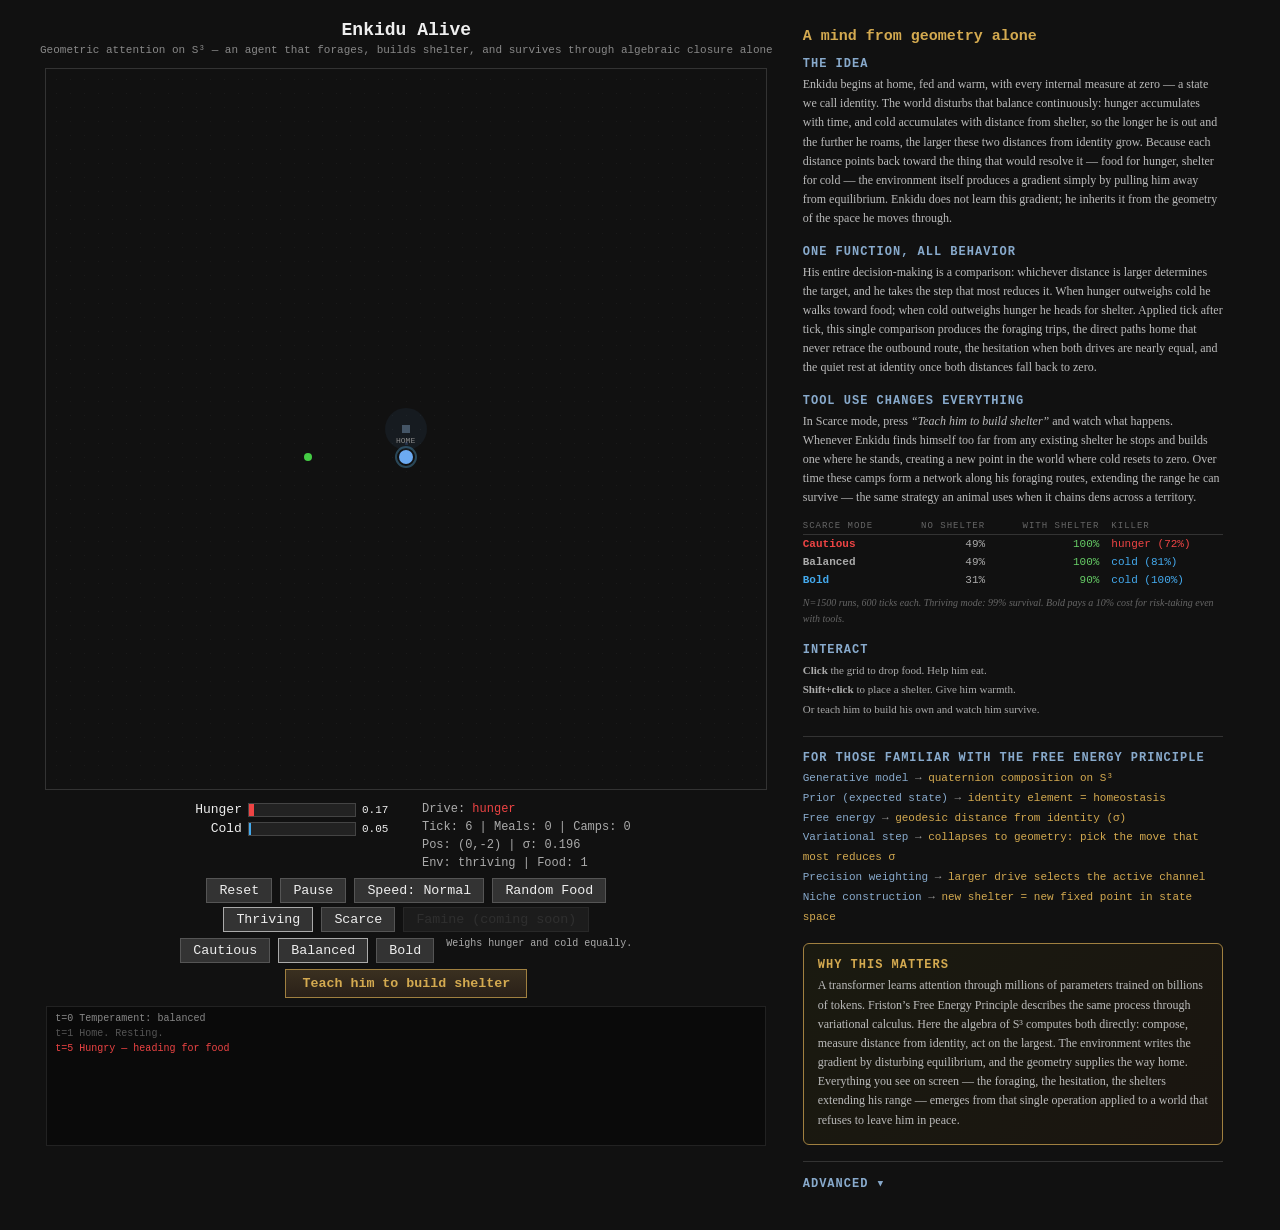
<file: docs/enkidu.html>
<!DOCTYPE html>
<html>
<head>
<meta charset="utf-8">
<title>Enkidu Alive</title>
<style>
* { margin: 0; padding: 0; box-sizing: border-box; }
body { background: #111; color: #eee; font-family: monospace; padding: 20px; }
.main { display: flex; gap: 30px; max-width: 1200px; margin: 0 auto; align-items: flex-start; }
.sim-col { display: flex; flex-direction: column; align-items: center; }
.explain-col { max-width: 420px; padding-top: 8px; }
h1 { font-size: 18px; margin-bottom: 4px; }
.sub { font-size: 11px; color: #888; margin-bottom: 12px; }
canvas { border: 1px solid #333; cursor: crosshair; }
.panel { display: flex; gap: 20px; margin-top: 12px; font-size: 13px; }
.col { display: flex; flex-direction: column; gap: 4px; }
.bar-wrap { display: flex; align-items: center; gap: 6px; width: 220px; }
.bar-label { width: 60px; text-align: right; }
.bar-bg { flex: 1; height: 14px; background: #222; border: 1px solid #444; }
.bar-fill { height: 100%; transition: width 0.1s; }
.bar-val { width: 40px; font-size: 11px; }
.info { font-size: 12px; color: #aaa; }
.controls { margin-top: 8px; display: flex; gap: 8px; }
button { background: #333; color: #eee; border: 1px solid #555; padding: 4px 12px; cursor: pointer; font-family: monospace; }
button:hover { background: #444; }
.skill-btn { background: linear-gradient(180deg, #3a3020 0%, #2a2018 100%); border: 1px solid #a08040; color: #d4aa50; font-weight: bold; padding: 6px 16px; transition: all 0.2s; }
.skill-btn:hover { background: linear-gradient(180deg, #4a4030 0%, #3a3028 100%); border-color: #d4aa50; color: #ffe080; box-shadow: 0 0 8px rgba(212,170,80,0.3); }
.skill-btn.learned { background: linear-gradient(180deg, #2a3520 0%, #1a2818 100%); border-color: #60a040; color: #80c060; }
.skill-btn.learned:hover { box-shadow: 0 0 8px rgba(96,160,64,0.3); border-color: #80c060; }
.dead-overlay { color: #f44; font-size: 16px; font-weight: bold; margin-top: 6px; }
.ex-title { font-size: 15px; color: #d4aa50; margin-bottom: 12px; font-weight: bold; }
.ex-section { margin-bottom: 16px; }
.ex-section h3 { font-size: 12px; color: #8ac; margin-bottom: 4px; text-transform: uppercase; letter-spacing: 1px; }
.ex-section p { font-size: 12px; color: #bbb; line-height: 1.6; font-family: Georgia, serif; }
.ex-section .eq { color: #adf; font-family: monospace; font-size: 11px; background: #1a1a2a; padding: 4px 8px; display: inline-block; margin: 4px 0; border-radius: 3px; }
.ex-map { font-size: 11px; color: #999; line-height: 1.8; }
.ex-map span.fep { color: #8ac; }
.ex-map span.enk { color: #d4aa50; }
@media (max-width: 900px) {
  body { padding: 14px; }
  .main { flex-direction: column; gap: 20px; }
  .sim-col, .explain-col { width: 100%; }
  .explain-col { max-width: none; }
  canvas#grid { width: min(100%, 92vw); height: auto; }
  #eventlog { width: min(100%, 92vw) !important; }
  .panel { flex-direction: column; gap: 10px; width: min(100%, 92vw); }
  .bar-wrap { width: 100%; }
  .controls { flex-wrap: wrap; }
}
@media (max-width: 560px) {
  body { padding: 10px; }
  .sub { font-size: 10px; }
  .controls { gap: 6px; }
  button { padding: 6px 10px; font-size: 12px; }
  .info { font-size: 11px; }
}
</style>
</head>
<body>

<div class="main">
<div class="sim-col">

<h1>Enkidu Alive</h1>
<div class="sub">Geometric attention on S&sup3; &mdash; an agent that forages, builds shelter, and survives through algebraic closure alone</div>
<canvas id="grid" width="720" height="720"></canvas>

<div class="panel">
  <div class="col">
    <div class="bar-wrap">
      <span class="bar-label">Hunger</span>
      <div class="bar-bg"><div class="bar-fill" id="hbar" style="width:0%;background:#e44;"></div></div>
      <span class="bar-val" id="hval">0.00</span>
    </div>
    <div class="bar-wrap">
      <span class="bar-label">Cold</span>
      <div class="bar-bg"><div class="bar-fill" id="cbar" style="width:0%;background:#4ae;"></div></div>
      <span class="bar-val" id="cval">0.00</span>
    </div>
  </div>
  <div class="col">
    <div class="info">Drive: <span id="drv">rest</span></div>
    <div class="info">Tick: <span id="tick">0</span> | Meals: <span id="meals">0</span> | Camps: <span id="camps">0</span></div>
    <div class="info">Pos: <span id="pos">(0,0)</span> | &sigma;: <span id="sig">0.00</span></div>
    <div class="info">Env: <span id="env">thriving</span> | Food: <span id="fcnt">0</span></div>
  </div>
</div>

<div class="controls">
  <button onclick="reset()">Reset</button>
  <button onclick="togglePause()" id="pauseBtn">Pause</button>
  <button onclick="toggleSpeed()">Speed: <span id="spd">Normal</span></button>
  <button onclick="spawnRandom()">Random Food</button>
</div>
<div class="controls" style="margin-top:4px;">
  <button onclick="setMode('thriving')" id="btn_thriving" style="border-color:#aaa;">Thriving</button>
  <button onclick="setMode('scarce')" id="btn_scarce">Scarce</button>
  <button id="btn_famine" style="opacity:0.35;cursor:default;color:#666;">Famine (coming soon)</button>
</div>

<div class="controls" style="margin-top:6px;">
  <button onclick="setTemperament('cautious')" id="tmp_cautious">Cautious</button>
  <button onclick="setTemperament('balanced')" id="tmp_balanced" style="border-color:#aaa;">Balanced</button>
  <button onclick="setTemperament('bold')" id="tmp_bold">Bold</button>
  <span class="info" id="tmp_desc" style="margin-left:4px;max-width:220px;font-size:10px;">Weighs hunger and cold equally.</span>
</div>
<div class="controls" style="margin-top:6px;">
  <button onclick="teachShelter()" id="btn_shelter" class="skill-btn">Teach him to build shelter</button>
</div>

<div class="dead-overlay" id="dead" style="display:none;">ENKIDU DIED &mdash; click Reset</div>

<div id="eventlog" style="margin-top:8px;width:720px;height:140px;overflow-y:auto;font-size:10px;color:#666;background:#0a0a0a;border:1px solid #222;padding:4px 8px;line-height:1.5;"></div>

</div><!-- sim-col -->

<div class="explain-col">

<div class="ex-title">A mind from geometry alone</div>

<div class="ex-section">
  <h3>The idea</h3>
  <p>Enkidu begins at home, fed and warm, with every internal measure at zero &mdash;
  a state we call identity. The world disturbs that balance continuously:
  hunger accumulates with time, and cold accumulates with distance from shelter,
  so the longer he is out and the further he roams, the larger these two
  distances from identity grow. Because each distance points back toward
  the thing that would resolve it &mdash; food for hunger, shelter for cold &mdash;
  the environment itself produces a gradient simply by pulling him away
  from equilibrium. Enkidu does not learn this gradient; he inherits it
  from the geometry of the space he moves through.</p>
</div>

<div class="ex-section">
  <h3>One function, all behavior</h3>
  <p>His entire decision-making is a comparison: whichever distance is larger
  determines the target, and he takes the step that most reduces it. When hunger
  outweighs cold he walks toward food; when cold outweighs hunger he heads for
  shelter. Applied tick after tick, this single comparison produces the foraging
  trips, the direct paths home that never retrace the outbound route, the
  hesitation when both drives are nearly equal, and the quiet rest at identity
  once both distances fall back to zero.</p>
</div>

<div class="ex-section">
  <h3>Tool use changes everything</h3>
  <p>In Scarce mode, press <em>&ldquo;Teach him to build shelter&rdquo;</em> and watch what
  happens. Whenever Enkidu finds himself too far from any existing shelter
  he stops and builds one where he stands, creating a new point in the world
  where cold resets to zero. Over time these camps form a network along his
  foraging routes, extending the range he can survive &mdash; the same strategy
  an animal uses when it chains dens across a territory.</p>
  <table style="margin-top:10px;font-size:11px;color:#aaa;border-collapse:collapse;width:100%;">
    <tr style="color:#666;text-transform:uppercase;font-size:9px;letter-spacing:1px;">
      <td style="padding:3px 0;">Scarce mode</td>
      <td style="text-align:right;padding:3px 6px;">No shelter</td>
      <td style="text-align:right;padding:3px 6px;">With shelter</td>
      <td style="padding:3px 6px;">Killer</td>
    </tr>
    <tr><td colspan="4" style="border-top:1px solid #333;"></td></tr>
    <tr>
      <td style="padding:3px 0;"><b style="color:#e44;">Cautious</b></td>
      <td style="text-align:right;padding:3px 6px;">49%</td>
      <td style="text-align:right;padding:3px 6px;color:#6c6;">100%</td>
      <td style="padding:3px 6px;color:#e44;">hunger (72%)</td>
    </tr>
    <tr>
      <td style="padding:3px 0;"><b>Balanced</b></td>
      <td style="text-align:right;padding:3px 6px;">49%</td>
      <td style="text-align:right;padding:3px 6px;color:#6c6;">100%</td>
      <td style="padding:3px 6px;color:#4ae;">cold (81%)</td>
    </tr>
    <tr>
      <td style="padding:3px 0;"><b style="color:#4ae;">Bold</b></td>
      <td style="text-align:right;padding:3px 6px;">31%</td>
      <td style="text-align:right;padding:3px 6px;color:#6c6;">90%</td>
      <td style="padding:3px 6px;color:#4ae;">cold (100%)</td>
    </tr>
  </table>
  <p style="margin-top:6px;font-size:10px;color:#666;font-style:italic;">
  N=1500 runs, 600 ticks each. Thriving mode: 99% survival. Bold pays a 10% cost for risk-taking even with tools.</p>
</div>

<div class="ex-section">
  <h3>Interact</h3>
  <p style="font-size:11px;color:#aaa;line-height:1.8;">
  <b>Click</b> the grid to drop food. Help him eat.<br>
  <b>Shift+click</b> to place a shelter. Give him warmth.<br>
  Or teach him to build his own and watch him survive.
  </p>
</div>

<div class="ex-section" style="margin-top:16px; border-top: 1px solid #333; padding-top: 14px;">
  <h3>For those familiar with the Free Energy Principle</h3>
  <div class="ex-map">
    <span class="fep">Generative model</span> &rarr; <span class="enk">quaternion composition on S&sup3;</span><br>
    <span class="fep">Prior (expected state)</span> &rarr; <span class="enk">identity element = homeostasis</span><br>
    <span class="fep">Free energy</span> &rarr; <span class="enk">geodesic distance from identity (&sigma;)</span><br>
    <span class="fep">Variational step</span> &rarr; <span class="enk">collapses to geometry: pick the move that most reduces &sigma;</span><br>
    <span class="fep">Precision weighting</span> &rarr; <span class="enk">larger drive selects the active channel</span><br>
    <span class="fep">Niche construction</span> &rarr; <span class="enk">new shelter = new fixed point in state space</span><br>
  </div>
</div>

<div class="ex-section" style="margin-top:16px; background: linear-gradient(135deg, #1a1a10 0%, #1a1510 100%); border: 1px solid #a08040; border-radius: 6px; padding: 14px;">
  <h3 style="color:#d4aa50;">Why this matters</h3>
  <p>A transformer learns attention through millions of parameters trained
  on billions of tokens. Friston&rsquo;s Free Energy Principle describes
  the same process through variational calculus. Here the algebra of
  S&sup3; computes both directly: compose, measure distance from identity,
  act on the largest. The environment writes the gradient by disturbing
  equilibrium, and the geometry supplies the way home. Everything you
  see on screen &mdash; the foraging, the hesitation, the shelters extending
  his range &mdash; emerges from that single operation applied to a world
  that refuses to leave him in peace.</p>
</div>

<div class="ex-section" style="margin-top:16px; border-top: 1px solid #333; padding-top: 14px;">
  <h3 style="cursor:pointer;user-select:none;" onclick="document.getElementById('adv-panel').style.display = document.getElementById('adv-panel').style.display === 'none' ? 'block' : 'none';">Advanced &#9662;</h3>
  <div id="adv-panel" style="display:none; margin-top:8px;">
    <div style="display:grid; grid-template-columns: 1fr 56px; gap:4px 8px; font-size:11px; color:#aaa; align-items:center;">
      <label>Hunger rate <span style="color:#555;">(starvation speed)</span></label>
      <input type="number" id="knob_hr" value="0.028" step="0.005" min="0.005" max="0.2" style="width:54px;background:#1a1a1a;color:#eee;border:1px solid #444;padding:2px 4px;font-family:monospace;font-size:11px;">
      <label>Cold rate <span style="color:#555;">(exposure speed)</span></label>
      <input type="number" id="knob_cr" value="0.048" step="0.005" min="0.005" max="0.2" style="width:54px;background:#1a1a1a;color:#eee;border:1px solid #444;padding:2px 4px;font-family:monospace;font-size:11px;">
      <label>Build threshold <span style="color:#555;">(steps)</span></label>
      <input type="number" id="knob_bt" value="24" step="1" min="3" max="40" style="width:54px;background:#1a1a1a;color:#eee;border:1px solid #444;padding:2px 4px;font-family:monospace;font-size:11px;">
      <label>Cold weight <span style="color:#555;">(drive bias)</span></label>
      <input type="number" id="knob_cw" value="1.0" step="0.1" min="0.1" max="3.0" style="width:54px;background:#1a1a1a;color:#eee;border:1px solid #444;padding:2px 4px;font-family:monospace;font-size:11px;">
    </div>
    <div style="margin-top:8px; display:flex; gap:8px;">
      <button onclick="applyKnobs()" style="font-size:10px;">Apply</button>
      <button onclick="resetKnobs()" style="font-size:10px;">Defaults</button>
    </div>
  </div>
</div>

</div><!-- explain-col -->
</div><!-- main -->

<script>
const THETA = Math.PI / 32;
const HUNGER_LETHAL = Math.PI;
const COLD_LETHAL = Math.PI;
const GRID_SIZE = 25;
const CELL = 14;
const ORIGIN_PX = 360;
const SHELTER_BUILD_TICKS = 3;

const ENV = {
  thriving: { chance: 0.06, range: 8 },
  scarce:   { chance: 0.08, range: 22 },
};

const MOVES = { up:[0,1], down:[0,-1], left:[-1,0], right:[1,0] };

function pos2quat(x, y) {
  const a = y * THETA, b = x * THETA;
  return [Math.cos(a)*Math.cos(b), Math.sin(a)*Math.cos(b), Math.cos(a)*Math.sin(b), Math.sin(a)*Math.sin(b)];
}
function sigma(q) { return Math.acos(Math.min(Math.abs(q[0]), 1)); }
function dist(x1,y1,x2,y2) { return Math.abs(x1-x2)+Math.abs(y1-y2); }
function geoSigma() { return sigma(pos2quat(enkidu.x, enkidu.y)); }
function bestStep(ex, ey, tx, ty) {
  let best = null, bd = Infinity;
  for (const [name, [dx,dy]] of Object.entries(MOVES)) {
    const d = dist(ex + dx, ey + dy, tx, ty);
    if (d < bd) { bd = d; best = name; }
  }
  return best;
}

class IncidentReport {
  constructor(type, sourceIndex, targetIndex, record, checks) {
    this.incident_type = type;
    this.source_index = sourceIndex;
    this.target_index = targetIndex;
    this.record = record;
    this.checks = checks;
  }
}

class StreamEnkidu {
  constructor() {
    this._unmatchedSource = new Map();
    this._unmatchedTarget = new Map();
    this._cycle = 0;
    this._reclassified = 0;
  }

  _getPool(side) {
    if (side === "source") return [this._unmatchedSource, this._unmatchedTarget];
    if (side === "target") return [this._unmatchedTarget, this._unmatchedSource];
    throw new Error("side must be source or target");
  }

  ingest(payload, position, side) {
    const [own, other] = this._getPool(side);
    const otherEntries = other.get(payload);
    if (otherEntries && otherEntries.length) {
      const [otherPos, _cycleAdded, incident] = otherEntries.shift();
      if (!otherEntries.length) other.delete(payload);
      const srcPos = side === "source" ? position : otherPos;
      const tgtPos = side === "target" ? position : otherPos;
      if (incident !== null) {
        this._reclassified += 1;
        return new IncidentReport("reorder", srcPos, tgtPos, payload, 0);
      }
      return null;
    }
    const ownEntries = own.get(payload) || [];
    ownEntries.push([position, this._cycle, null]);
    own.set(payload, ownEntries);
    return null;
  }

  advanceCycle() {
    this._cycle += 1;
    const newIncidents = [];
    for (const [payload, entries] of this._unmatchedSource.entries()) {
      for (let i = 0; i < entries.length; i++) {
        const [pos, cycleAdded, incident] = entries[i];
        if (incident === null && cycleAdded < this._cycle) {
          const inc = new IncidentReport("missing", pos, null, payload, 0);
          entries[i] = [pos, cycleAdded, inc];
          newIncidents.push(inc);
        }
      }
    }
    for (const [payload, entries] of this._unmatchedTarget.entries()) {
      for (let i = 0; i < entries.length; i++) {
        const [pos, cycleAdded, incident] = entries[i];
        if (incident === null && cycleAdded < this._cycle) {
          const inc = new IncidentReport("missing", null, pos, payload, 0);
          entries[i] = [pos, cycleAdded, inc];
          newIncidents.push(inc);
        }
      }
    }
    return newIncidents;
  }

  get unresolvedSource() {
    let total = 0;
    for (const entries of this._unmatchedSource.values()) total += entries.length;
    return total;
  }
  get unresolvedTarget() {
    let total = 0;
    for (const entries of this._unmatchedTarget.values()) total += entries.length;
    return total;
  }
  get reclassifiedCount() { return this._reclassified; }
  reset() {
    this._unmatchedSource.clear();
    this._unmatchedTarget.clear();
    this._cycle = 0;
    this._reclassified = 0;
  }
}

class DriveChannel {
  constructor(label) {
    this.label = label;
    this.detector = new StreamEnkidu();
    this.active = false;
    this.lastIncidents = [];
  }
  observe(activeNow, tick) {
    const incidents = [];
    if (activeNow !== this.active) {
      const side = activeNow ? "source" : "target";
      const report = this.detector.ingest(this.label, tick, side);
      if (report) incidents.push(report);
      this.active = activeNow;
    }
    incidents.push(...this.detector.advanceCycle());
    this.lastIncidents = incidents;
    return this.awayFromIdentity;
  }
  get awayFromIdentity() { return this.detector.unresolvedSource > 0; }
  snapshot() {
    return {
      away: this.awayFromIdentity,
      unresolved_source: this.detector.unresolvedSource,
      unresolved_target: this.detector.unresolvedTarget,
      reclassified: this.detector.reclassifiedCount,
      incidents: this.lastIncidents.map(inc => inc.incident_type),
    };
  }
  reset() {
    this.detector.reset();
    this.active = false;
    this.lastIncidents = [];
  }
}

let enkidu, hunger, cold, alive, food, shelters, building, tickCount, meals, sheltersBuilt, trail, speed = 200, paused, envMode = "thriving", deathCause, canBuild, coldWeight = 1.0;
let HUNGER_RATE, COLD_RATE, BUILD_THRESHOLD;
let hungerChannel, coldChannel, gameLoop, lastLogDrive;

const TEMPERAMENTS = {
  cautious: { weight: 1.5, desc: "Prioritizes safety. Stays close to shelter." },
  balanced: { weight: 1.0, desc: "Weighs hunger and cold equally." },
  bold:     { weight: 0.5, desc: "Prioritizes feeding. Risks the cold." },
};

function nearestFood() {
  if (!food.length) return null;
  let best = null, bd = Infinity;
  for (const f of food) {
    const d = dist(enkidu.x, enkidu.y, f[0], f[1]);
    if (d < bd) { bd = d; best = f; }
  }
  return best;
}
function atShelter() {
  return shelters.some(([sx, sy]) => sx === enkidu.x && sy === enkidu.y);
}
function nearestShelter() {
  let best = null, bd = Infinity;
  for (const s of shelters) {
    const d = dist(enkidu.x, enkidu.y, s[0], s[1]);
    if (d < bd) { bd = d; best = s; }
  }
  return best;
}
function stepsToShelter() {
  const s = nearestShelter();
  return s ? dist(enkidu.x, enkidu.y, s[0], s[1]) : Infinity;
}
function shouldBuild() { return canBuild && stepsToShelter() > BUILD_THRESHOLD; }

function activeDrive() {
  if (!alive) return "dead";
  if (building > 0) return "building";
  const hungerOpen = hungerChannel.awayFromIdentity && food.length > 0;
  const coldOpen = coldChannel.awayFromIdentity;
  if (hungerOpen && (!coldOpen || hunger > cold * coldWeight)) return "hunger";
  if (coldOpen) return shouldBuild() ? "building" : "shelter";
  return "rest";
}

function tick() {
  if (!alive || paused) return;
  tickCount++;

  const env = ENV[envMode];
  const maxFood = envMode === "scarce" ? 2 : Infinity;
  if (Math.random() < env.chance && food.length < maxFood) {
    const r = env.range;
    const fx = Math.floor(Math.random() * (r * 2 + 1)) - r;
    const fy = Math.floor(Math.random() * (r * 2 + 1)) - r;
    if (fx !== 0 || fy !== 0) food.push([fx, fy]);
  }

  hunger = Math.min(hunger + HUNGER_RATE, HUNGER_LETHAL);
  cold = atShelter() ? 0 : Math.min(cold + COLD_RATE, COLD_LETHAL);

  hungerChannel.observe(hunger > 0 && food.length > 0, tickCount);
  coldChannel.observe(cold > 0.01, tickCount);

  if (building > 0) {
    building--;
    if (building === 0) {
      shelters.push([enkidu.x, enkidu.y]);
      cold = 0;
      sheltersBuilt++;
      coldChannel.observe(false, tickCount);
      logEvent(`Built camp at (${enkidu.x},${enkidu.y})`, "#a84");
    }
    updateUI();
    return;
  }

  if (hunger >= HUNGER_LETHAL) {
    alive = false;
    deathCause = "starvation";
    document.getElementById("dead").textContent = "ENKIDU STARVED — click Reset";
    document.getElementById("dead").style.display = "block";
    updateUI();
    return;
  }
  if (cold >= COLD_LETHAL) {
    alive = false;
    deathCause = "hypothermia";
    document.getElementById("dead").textContent = "ENKIDU FROZE — click Reset";
    document.getElementById("dead").style.display = "block";
    updateUI();
    return;
  }

  const drive = activeDrive();
  if (drive !== lastLogDrive && drive !== "rest") {
    const msg = drive === "hunger" ? "Hungry — heading for food"
      : drive === "shelter" ? "Cold — heading for shelter"
      : "Too far from shelter — building camp";
    const col = drive === "hunger" ? "#e44" : drive === "shelter" ? "#4ae" : "#a84";
    logEvent(msg, col);
    lastLogDrive = drive;
  } else if (drive === "rest" && lastLogDrive !== "rest") {
    logEvent("Home. Resting.", "#555");
    lastLogDrive = "rest";
  }

  let tgt = null;
  if (drive === "hunger") tgt = nearestFood();
  else if (drive === "shelter") tgt = nearestShelter();
  else if (drive === "building") {
    building = SHELTER_BUILD_TICKS;
    updateUI();
    return;
  }

  if (tgt) {
    const move = bestStep(enkidu.x, enkidu.y, tgt[0], tgt[1]);
    if (move) {
      const [dx, dy] = MOVES[move];
      trail.push([enkidu.x, enkidu.y]);
      if (trail.length > 80) trail.shift();
      enkidu.x += dx;
      enkidu.y += dy;
    }
  }

  for (let i = 0; i < food.length; i++) {
    if (food[i][0] === enkidu.x && food[i][1] === enkidu.y) {
      hunger = 0;
      food.splice(i, 1);
      meals++;
      hungerChannel.observe(false, tickCount);
      logEvent(`Ate food at (${enkidu.x},${enkidu.y})`, "#4c4");
      break;
    }
  }

  updateUI();
}

const canvas = document.getElementById("grid");
const ctx = canvas.getContext("2d");

function draw() {
  ctx.fillStyle = "#111";
  ctx.fillRect(0, 0, 720, 720);
  ctx.fillStyle = "#1a1a1a";
  for (let gx = -GRID_SIZE; gx <= GRID_SIZE; gx++) {
    for (let gy = -GRID_SIZE; gy <= GRID_SIZE; gy++) {
      const px = ORIGIN_PX + gx * CELL;
      const py = ORIGIN_PX - gy * CELL;
      ctx.fillRect(px, py, 1, 1);
    }
  }

  for (let si = 0; si < shelters.length; si++) {
    const [sx, sy] = shelters[si];
    const px = ORIGIN_PX + sx * CELL;
    const py = ORIGIN_PX - sy * CELL;
    const isHome = si === 0;
    ctx.fillStyle = isHome ? "rgba(80,140,200,0.08)" : "rgba(200,160,60,0.08)";
    ctx.beginPath(); ctx.arc(px, py, CELL * 1.5, 0, Math.PI * 2); ctx.fill();
    ctx.fillStyle = isHome ? "#456" : "#a84";
    ctx.fillRect(px - 4, py - 4, 8, 8);
    ctx.fillStyle = "#888"; ctx.font = "8px monospace";
    ctx.fillText(isHome ? "HOME" : "CAMP", px - 10, py + 14);
  }

  if (building > 0) {
    const bpx = ORIGIN_PX + enkidu.x * CELL;
    const bpy = ORIGIN_PX - enkidu.y * CELL;
    const progress = 1 - (building / SHELTER_BUILD_TICKS);
    ctx.strokeStyle = "#a84";
    ctx.lineWidth = 2;
    ctx.beginPath();
    ctx.arc(bpx, bpy, 12, -Math.PI / 2, -Math.PI / 2 + progress * Math.PI * 2);
    ctx.stroke();
  }

  for (const [fx, fy] of food) {
    const px = ORIGIN_PX + fx * CELL;
    const py = ORIGIN_PX - fy * CELL;
    ctx.fillStyle = "#4c4";
    ctx.beginPath(); ctx.arc(px, py, 4, 0, Math.PI * 2); ctx.fill();
  }

  for (let i = 0; i < trail.length; i++) {
    const alpha = (i / trail.length) * 0.3;
    const [tx, ty] = trail[i];
    const px = ORIGIN_PX + tx * CELL;
    const py = ORIGIN_PX - ty * CELL;
    ctx.fillStyle = `rgba(100,150,255,${alpha})`;
    ctx.fillRect(px - 1, py - 1, 3, 3);
  }

  const epx = ORIGIN_PX + enkidu.x * CELL;
  const epy = ORIGIN_PX - enkidu.y * CELL;
  if (alive) {
    const hf = hunger / HUNGER_LETHAL;
    const r = Math.floor(100 + 155 * hf);
    const g = Math.floor(180 * (1 - hf));
    const b = Math.floor(255 * (1 - hf));
    ctx.fillStyle = `rgb(${r},${g},${b})`;
    ctx.beginPath(); ctx.arc(epx, epy, 7, 0, Math.PI * 2); ctx.fill();
    const gs = geoSigma();
    if (gs < 0.3) {
      ctx.strokeStyle = `rgba(100,200,255,${0.5 - gs})`;
      ctx.lineWidth = 2;
      ctx.beginPath(); ctx.arc(epx, epy, 10, 0, Math.PI * 2); ctx.stroke();
    }
  } else {
    ctx.fillStyle = "#f44";
    ctx.font = "14px monospace";
    ctx.fillText("X", epx - 5, epy + 5);
  }

  requestAnimationFrame(draw);
}

function logEvent(msg, color) {
  const el = document.getElementById("eventlog");
  const row = document.createElement("div");
  row.style.color = color || "#666";
  row.textContent = `t=${tickCount}  ${msg}`;
  el.appendChild(row);
  el.scrollTop = el.scrollHeight;
  while (el.children.length > 500) el.removeChild(el.firstChild);
}

function updateUI() {
  const hpct = (hunger / HUNGER_LETHAL * 100).toFixed(0);
  const cpct = (cold / COLD_LETHAL * 100).toFixed(0);
  document.getElementById("hbar").style.width = hpct + "%";
  document.getElementById("hval").textContent = hunger.toFixed(2);
  document.getElementById("cbar").style.width = cpct + "%";
  document.getElementById("cval").textContent = cold.toFixed(2);
  document.getElementById("drv").textContent = activeDrive();
  document.getElementById("tick").textContent = tickCount;
  document.getElementById("meals").textContent = meals;
  document.getElementById("camps").textContent = sheltersBuilt;
  document.getElementById("pos").textContent = `(${enkidu.x},${enkidu.y})`;
  document.getElementById("sig").textContent = geoSigma().toFixed(3);
  document.getElementById("env").textContent = envMode;
  document.getElementById("fcnt").textContent = food.length;

  const drv = document.getElementById("drv");
  const d = activeDrive();
  drv.style.color = d === "hunger" ? "#e44" : d === "shelter" ? "#4ae" : d === "building" ? "#a84" : d === "dead" ? "#f44" : "#888";
}

function spawnRandom() {
  const env = ENV[envMode];
  const x = Math.floor(Math.random() * (env.range * 2 + 1)) - env.range;
  const y = Math.floor(Math.random() * (env.range * 2 + 1)) - env.range;
  if (x !== 0 || y !== 0) food.push([x, y]);
}

canvas.addEventListener("click", (e) => {
  if (!alive) return;
  const rect = canvas.getBoundingClientRect();
  const mx = e.clientX - rect.left;
  const my = e.clientY - rect.top;
  const gx = Math.round((mx - ORIGIN_PX) / CELL);
  const gy = Math.round((ORIGIN_PX - my) / CELL);
  if (Math.abs(gx) <= GRID_SIZE && Math.abs(gy) <= GRID_SIZE) {
    if (e.shiftKey) shelters.push([gx, gy]);
    else food.push([gx, gy]);
  }
});

function setMode(mode) {
  envMode = mode;
  for (const m of ["thriving", "scarce"]) {
    document.getElementById("btn_" + m).style.borderColor = m === mode ? "#aaa" : "#555";
  }
  resetWorld();
}

function teachShelter() {
  canBuild = true;
  document.getElementById("btn_shelter").textContent = "Shelter building ✔";
  document.getElementById("btn_shelter").classList.add("learned");
  logEvent("Learned shelter building", "#d4aa50");
}

function togglePause() {
  paused = !paused;
  document.getElementById("pauseBtn").textContent = paused ? "Resume" : "Pause";
}

const speeds = [["Slow", 400], ["Normal", 200], ["Fast", 80], ["Turbo", 30]];
let speedIndex = 1;
function toggleSpeed() {
  speedIndex = (speedIndex + 1) % speeds.length;
  speed = speeds[speedIndex][1];
  document.getElementById("spd").textContent = speeds[speedIndex][0];
  clearInterval(gameLoop);
  gameLoop = setInterval(tick, speed);
}

function setTemperament(t) {
  coldWeight = TEMPERAMENTS[t].weight;
  document.getElementById("tmp_desc").textContent = TEMPERAMENTS[t].desc;
  document.getElementById("knob_cw").value = TEMPERAMENTS[t].weight;
  for (const k of ["cautious", "balanced", "bold"]) {
    document.getElementById("tmp_" + k).style.borderColor = k === t ? "#aaa" : "#555";
  }
  logEvent("Temperament: " + t, "#888");
}

function applyKnobs() {
  HUNGER_RATE = parseFloat(document.getElementById("knob_hr").value) || 0.028;
  COLD_RATE = parseFloat(document.getElementById("knob_cr").value) || 0.048;
  BUILD_THRESHOLD = parseInt(document.getElementById("knob_bt").value) || 24;
  coldWeight = parseFloat(document.getElementById("knob_cw").value) || 1.0;
  for (const k of ["cautious", "balanced", "bold"]) {
    document.getElementById("tmp_" + k).style.borderColor = "#555";
  }
  logEvent("Knobs applied: HR=" + HUNGER_RATE + " CR=" + COLD_RATE + " BT=" + BUILD_THRESHOLD + " CW=" + coldWeight, "#888");
}

function resetKnobs() {
  HUNGER_RATE = 0.028;
  COLD_RATE = 0.048;
  BUILD_THRESHOLD = 24;
  coldWeight = 1.0;
  document.getElementById("knob_hr").value = "0.028";
  document.getElementById("knob_cr").value = "0.048";
  document.getElementById("knob_bt").value = "24";
  document.getElementById("knob_cw").value = "1.0";
  setTemperament("balanced");
  logEvent("Knobs reset to defaults", "#888");
}

function resetWorld() {
  enkidu = {x:0, y:0};
  hunger = 0;
  cold = 0;
  alive = true;
  food = [];
  shelters = [[0,0]];
  building = 0;
  tickCount = 0;
  meals = 0;
  sheltersBuilt = 0;
  trail = [];
  paused = false;
  deathCause = "";
  canBuild = false;
  coldWeight = 1.0;
  HUNGER_RATE = 0.028;
  COLD_RATE = 0.048;
  BUILD_THRESHOLD = 24;
  hungerChannel = new DriveChannel("hunger");
  coldChannel = new DriveChannel("cold");
  lastLogDrive = "";
  document.getElementById("dead").style.display = "none";
  document.getElementById("pauseBtn").textContent = "Pause";
  document.getElementById("env").textContent = envMode;
  document.getElementById("spd").textContent = speeds[speedIndex][0];
  for (const m of ["thriving", "scarce"]) {
    document.getElementById("btn_" + m).style.borderColor = m === envMode ? "#aaa" : "#555";
  }
  document.getElementById("btn_shelter").textContent = "Teach him to build shelter";
  document.getElementById("btn_shelter").classList.remove("learned");
  document.getElementById("eventlog").innerHTML = "";
  document.getElementById("knob_hr").value = "0.028";
  document.getElementById("knob_cr").value = "0.048";
  document.getElementById("knob_bt").value = "24";
  document.getElementById("knob_cw").value = "1.0";
  setTemperament("balanced");
  updateUI();
}

function reset() { resetWorld(); }

resetWorld();
draw();
gameLoop = setInterval(tick, speed);
</script>
</body>
</html>
</file>
